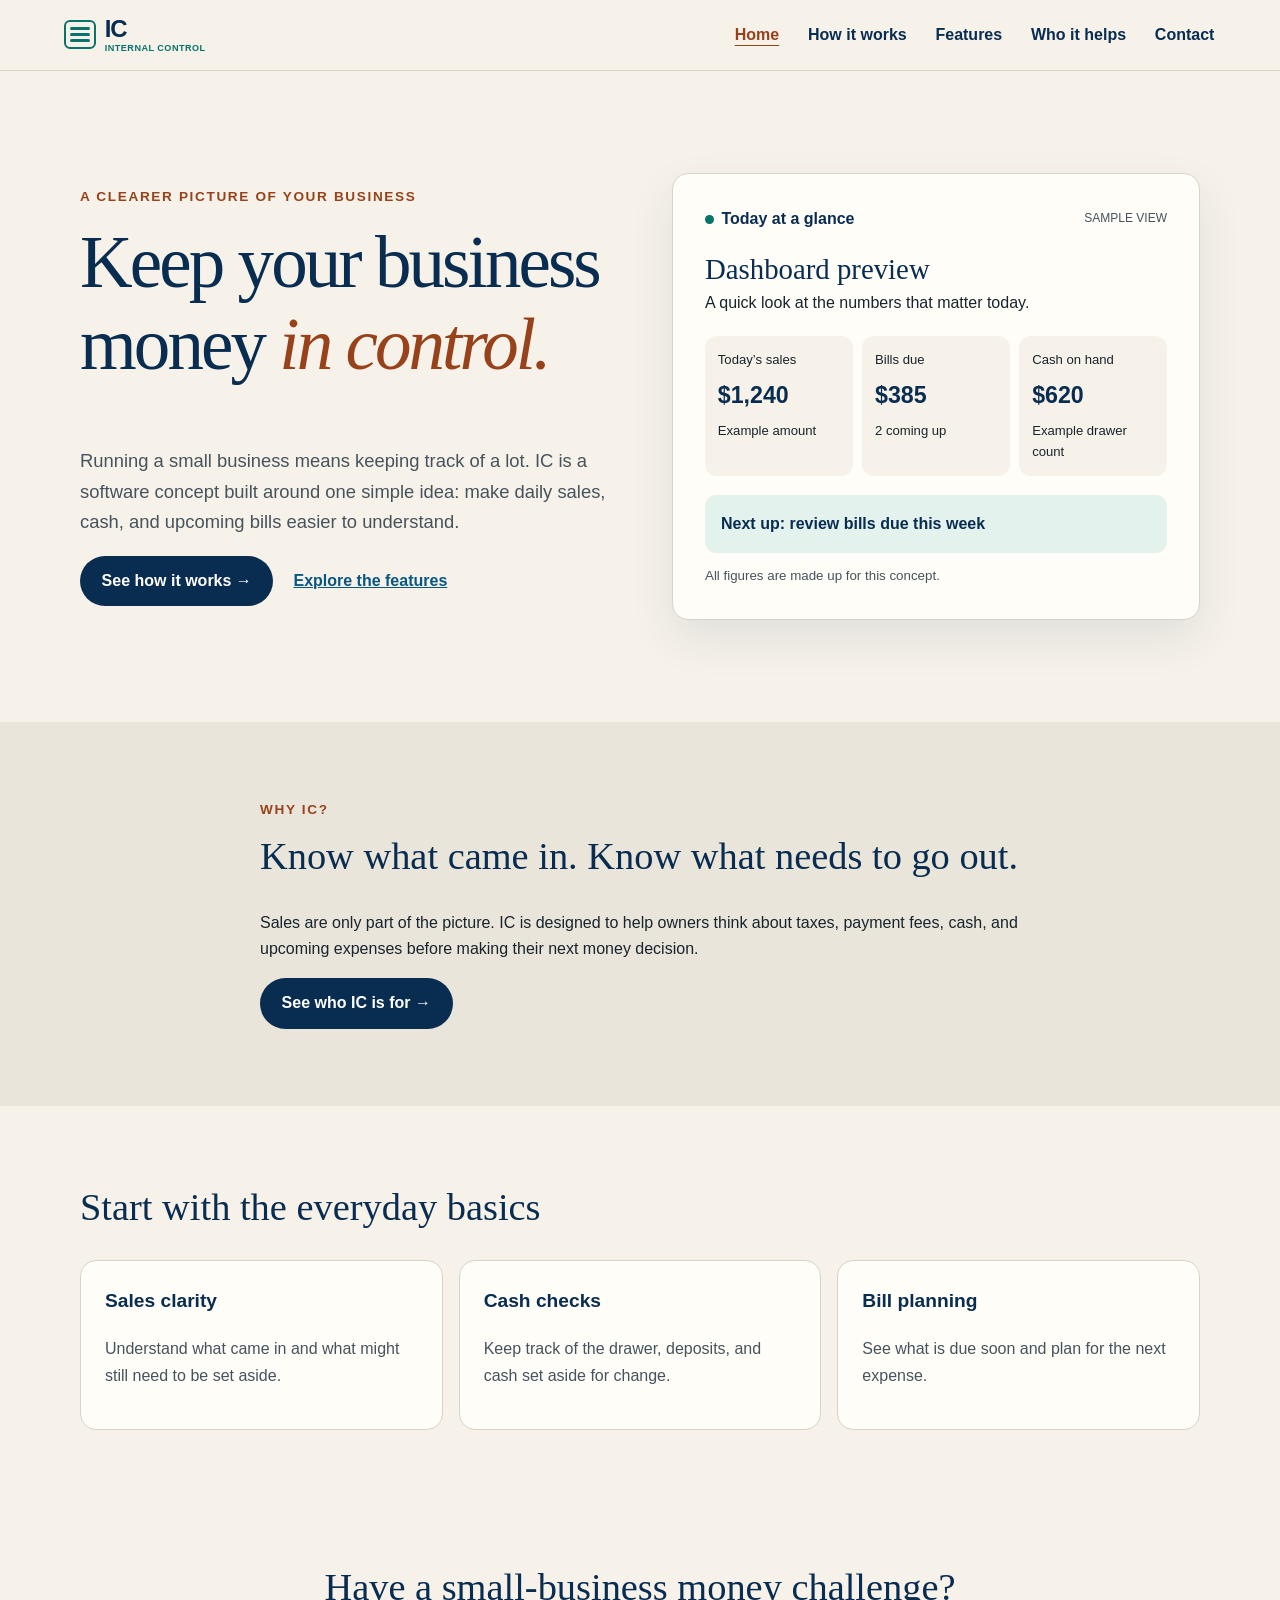
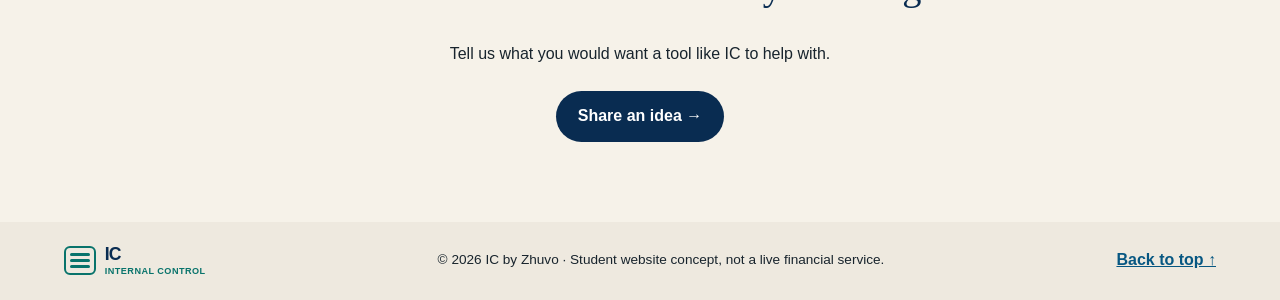
<file: index.html>
<!doctype html><html lang="en"><head><meta charset="utf-8"><meta name="viewport" content="width=device-width, initial-scale=1"><meta name="theme-color" content="#092c51"><title>Small Business Cash Flow &amp; Daily Money Clarity | IC by Zhuvo</title><meta name="description" content="Explore IC by Zhuvo, a concept for helping small businesses organize sales, daily cash, and upcoming bills."><link rel="stylesheet" href="styles.css?v=module5"><script src="script.js?v=module5" defer></script></head><body><a class="skip-link" href="#main">Skip to content</a><header class="site-header"><a class="brand" href="index.html" aria-label="IC Internal Control home"><span class="brand-mark" aria-hidden="true"><span></span><span></span><span></span></span><span class="brand-name">IC<small>INTERNAL CONTROL</small></span></a><button class="menu-toggle" type="button" aria-expanded="false" aria-controls="site-nav" aria-label="Open navigation menu"><span aria-hidden="true">☰</span></button><nav id="site-nav" class="site-nav" aria-label="Main navigation"><a href="index.html" aria-current="page">Home</a><a href="how-it-works.html">How it works</a><a href="features.html">Features</a><a href="who-it-helps.html">Who it helps</a><a href="contact.html">Contact</a></nav></header><main id="main"><section class="hero section-wrap"><div class="hero-copy"><p class="eyebrow">A clearer picture of your business</p><h1>Keep your business money <em>in control.</em></h1><p class="lead">Running a small business means keeping track of a lot. IC is a software concept built around one simple idea: make daily sales, cash, and upcoming bills easier to understand.</p><div class="actions"><a class="button button-primary" href="how-it-works.html">See how it works →</a><a class="text-link" href="features.html">Explore the features</a></div></div><div class="dashboard" role="group" aria-label="Illustrative IC dashboard with sample numbers"><div class="dashboard-top"><strong><span class="status-dot"></span> Today at a glance</strong><span class="tag">SAMPLE VIEW</span></div><h2>Dashboard preview</h2><p>A quick look at the numbers that matter today.</p><div class="metric-grid"><div class="metric"><span>Today’s sales</span><strong>$1,240</strong><small>Example amount</small></div><div class="metric"><span>Bills due</span><strong>$385</strong><small>2 coming up</small></div><div class="metric"><span>Cash on hand</span><strong>$620</strong><small>Example drawer count</small></div></div><div class="dashboard-footer">Next up: review bills due this week</div><small>All figures are made up for this concept.</small></div></section><section class="band"><div class="section-wrap intro"><p class="eyebrow">Why IC?</p><h2>Know what came in. Know what needs to go out.</h2><p>Sales are only part of the picture. IC is designed to help owners think about taxes, payment fees, cash, and upcoming expenses before making their next money decision.</p><a class="button button-primary" href="who-it-helps.html">See who IC is for →</a></div></section><section class="section-wrap section-block"><h2>Start with the everyday basics</h2><div class="card-grid"><article class="card"><h3>Sales clarity</h3><p>Understand what came in and what might still need to be set aside.</p></article><article class="card"><h3>Cash checks</h3><p>Keep track of the drawer, deposits, and cash set aside for change.</p></article><article class="card"><h3>Bill planning</h3><p>See what is due soon and plan for the next expense.</p></article></div></section><section class="section-wrap cta"><h2>Have a small-business money challenge?</h2><p>Tell us what you would want a tool like IC to help with.</p><a class="button button-primary" href="contact.html">Share an idea →</a></section></main><footer class="site-footer"><a class="brand" href="index.html" aria-label="Go to IC homepage"><span class="brand-mark" aria-hidden="true"><span></span><span></span><span></span></span><span class="brand-name">IC<small>INTERNAL CONTROL</small></span></a><p>© <span id="year">2026</span> IC by Zhuvo · Student website concept, not a live financial service.</p><a href="#main">Back to top ↑</a></footer></body></html>
</file>
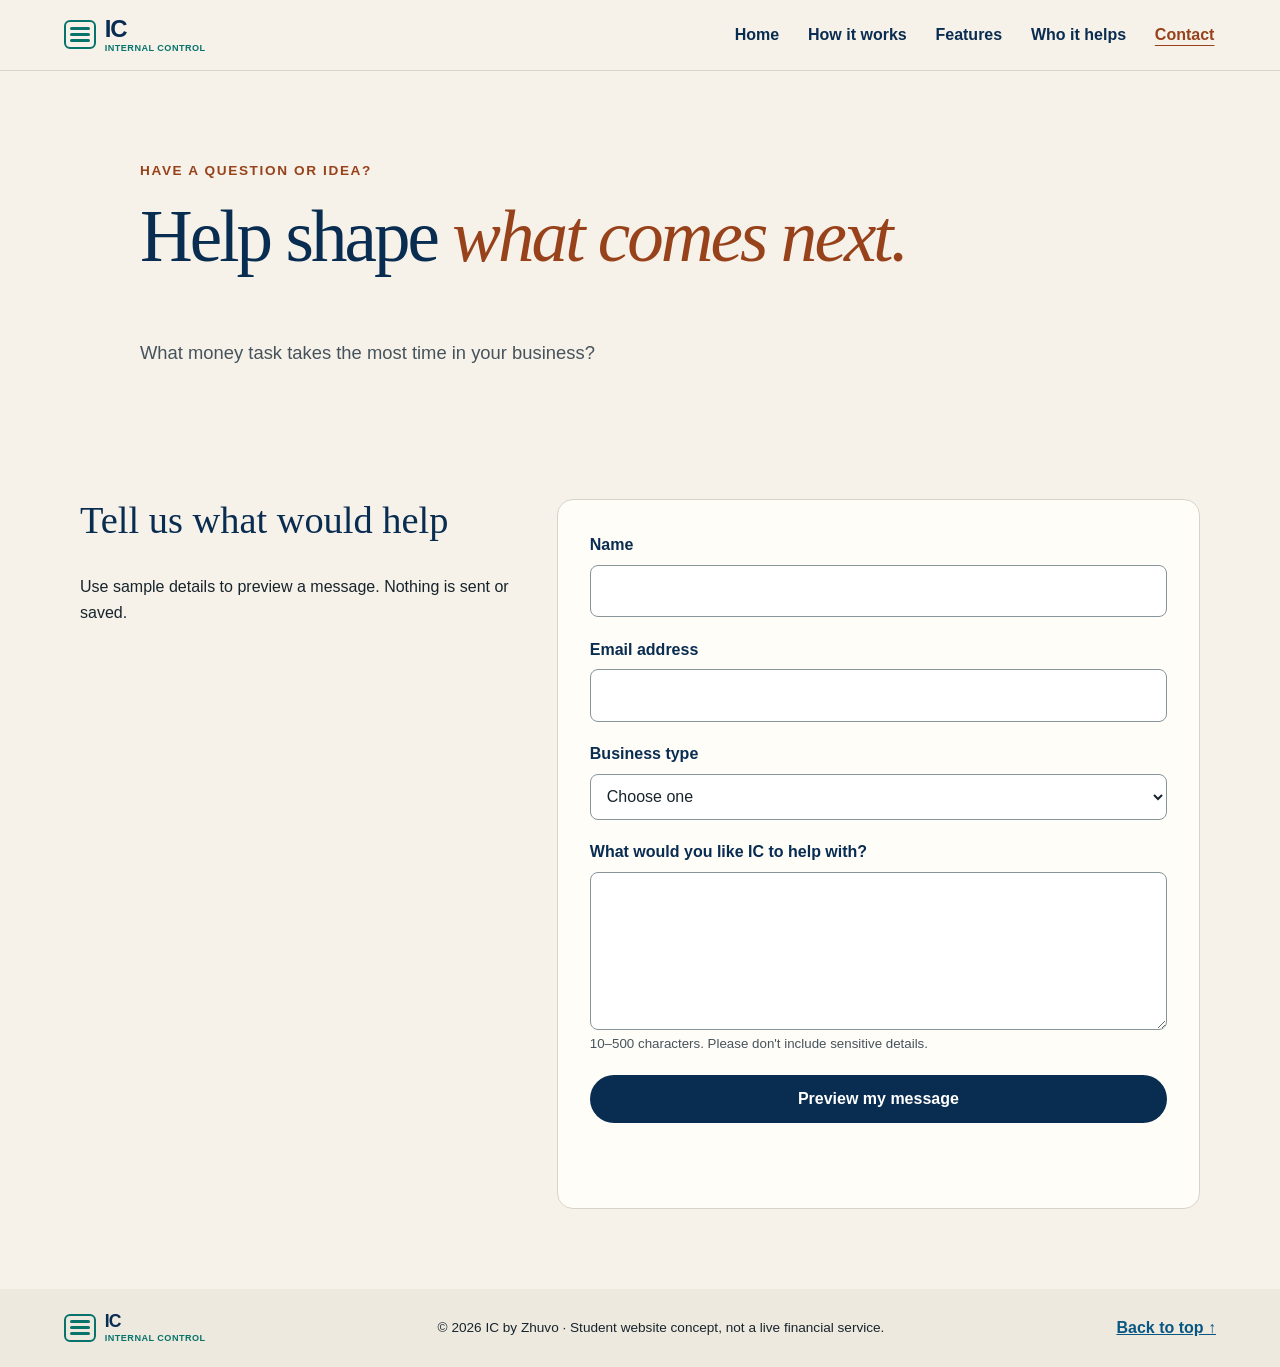
<file: contact.html>
<!doctype html><html lang="en"><head><meta charset="utf-8"><meta name="viewport" content="width=device-width, initial-scale=1"><meta name="theme-color" content="#092c51"><title>Contact and Share Feedback | IC by Zhuvo</title><meta name="description" content="Preview a message to IC by Zhuvo about what would make managing your business finances easier."><link rel="stylesheet" href="styles.css?v=module5"><script src="script.js?v=module5" defer></script></head><body><a class="skip-link" href="#main">Skip to content</a><header class="site-header"><a class="brand" href="index.html" aria-label="IC Internal Control home"><span class="brand-mark" aria-hidden="true"><span></span><span></span><span></span></span><span class="brand-name">IC<small>INTERNAL CONTROL</small></span></a><button class="menu-toggle" type="button" aria-expanded="false" aria-controls="site-nav" aria-label="Open navigation menu"><span aria-hidden="true">☰</span></button><nav id="site-nav" class="site-nav" aria-label="Main navigation"><a href="index.html">Home</a><a href="how-it-works.html">How it works</a><a href="features.html">Features</a><a href="who-it-helps.html">Who it helps</a><a href="contact.html" aria-current="page">Contact</a></nav></header><main id="main"><section class="page-hero section-wrap"><p class="eyebrow">Have a question or idea?</p><h1>Help shape <em>what comes next.</em></h1><p class="lead">What money task takes the most time in your business?</p></section><section class="section-wrap section-block contact-layout"><div><h2>Tell us what would help</h2><p>Use sample details to preview a message. Nothing is sent or saved.</p></div><form id="contact-form" class="contact-form"><div class="form-field"><label for="name">Name</label><input id="name" name="name" type="text" autocomplete="name" minlength="2" maxlength="70" required></div><div class="form-field"><label for="email">Email address</label><input id="email" name="email" type="email" autocomplete="email" required></div><div class="form-field"><label for="business">Business type</label><select id="business" name="business" required><option value="">Choose one</option><option value="café">Café</option><option value="shop">Small shop</option><option value="vendor">Market vendor</option><option value="other">Other</option></select></div><div class="form-field"><label for="message">What would you like IC to help with?</label><textarea id="message" name="message" rows="5" minlength="10" maxlength="500" required></textarea><small>10–500 characters. Please don't include sensitive details.</small></div><button class="button button-primary" type="submit" disabled>Preview my message</button><p id="form-status" class="form-status" role="status" aria-live="polite"></p></form></section></main><footer class="site-footer"><a class="brand" href="index.html" aria-label="Go to IC homepage"><span class="brand-mark" aria-hidden="true"><span></span><span></span><span></span></span><span class="brand-name">IC<small>INTERNAL CONTROL</small></span></a><p>© <span id="year">2026</span> IC by Zhuvo · Student website concept, not a live financial service.</p><a href="#main">Back to top ↑</a></footer></body></html>
</file>
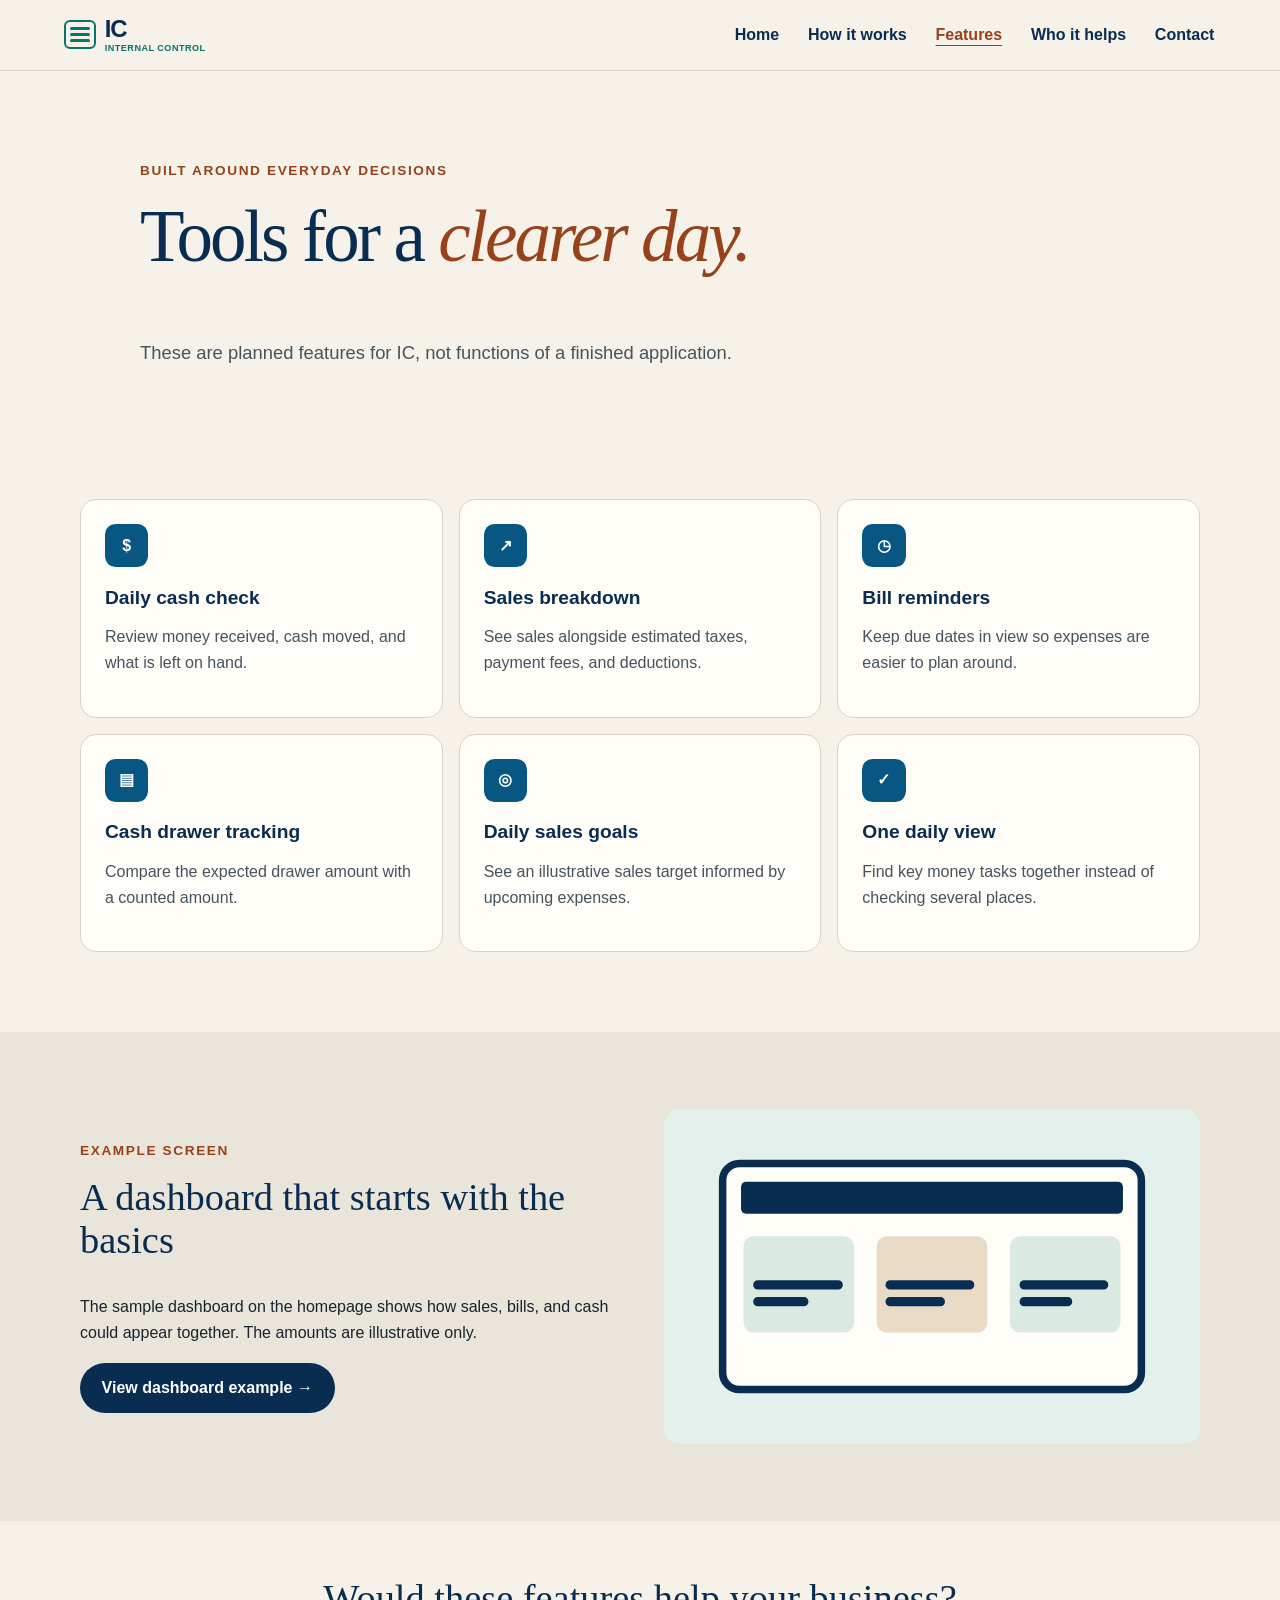
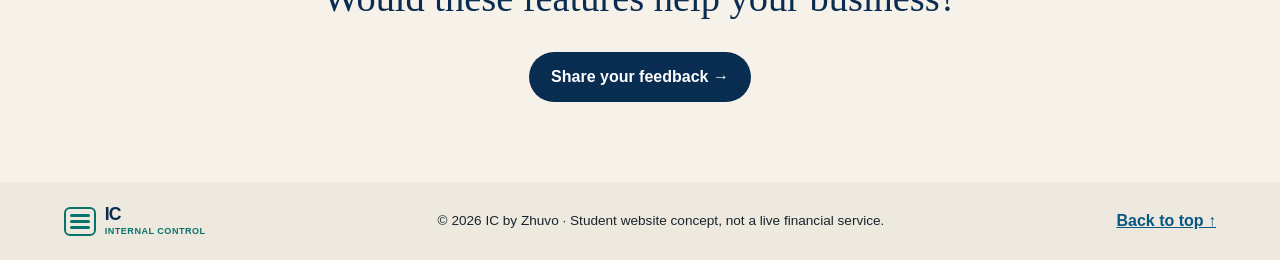
<file: features.html>
<!doctype html><html lang="en"><head><meta charset="utf-8"><meta name="viewport" content="width=device-width, initial-scale=1"><meta name="theme-color" content="#092c51"><title>Proposed Features and Dashboard | IC by Zhuvo</title><meta name="description" content="Preview IC by Zhuvo features including daily cash checks, sales breakdowns, cash drawer tracking, and bill reminders."><link rel="stylesheet" href="styles.css?v=module5"><script src="script.js?v=module5" defer></script></head><body><a class="skip-link" href="#main">Skip to content</a><header class="site-header"><a class="brand" href="index.html" aria-label="IC Internal Control home"><span class="brand-mark" aria-hidden="true"><span></span><span></span><span></span></span><span class="brand-name">IC<small>INTERNAL CONTROL</small></span></a><button class="menu-toggle" type="button" aria-expanded="false" aria-controls="site-nav" aria-label="Open navigation menu"><span aria-hidden="true">☰</span></button><nav id="site-nav" class="site-nav" aria-label="Main navigation"><a href="index.html">Home</a><a href="how-it-works.html">How it works</a><a href="features.html" aria-current="page">Features</a><a href="who-it-helps.html">Who it helps</a><a href="contact.html">Contact</a></nav></header><main id="main"><section class="page-hero section-wrap"><p class="eyebrow">Built around everyday decisions</p><h1>Tools for a <em>clearer day.</em></h1><p class="lead">These are planned features for IC, not functions of a finished application.</p></section><div class="section-wrap section-block"><div class="card-grid"><article class="card"><span class="feature-icon">$</span><h2>Daily cash check</h2><p>Review money received, cash moved, and what is left on hand.</p></article><article class="card"><span class="feature-icon">↗</span><h2>Sales breakdown</h2><p>See sales alongside estimated taxes, payment fees, and deductions.</p></article><article class="card"><span class="feature-icon">◷</span><h2>Bill reminders</h2><p>Keep due dates in view so expenses are easier to plan around.</p></article><article class="card"><span class="feature-icon">▤</span><h2>Cash drawer tracking</h2><p>Compare the expected drawer amount with a counted amount.</p></article><article class="card"><span class="feature-icon">◎</span><h2>Daily sales goals</h2><p>See an illustrative sales target informed by upcoming expenses.</p></article><article class="card"><span class="feature-icon">✓</span><h2>One daily view</h2><p>Find key money tasks together instead of checking several places.</p></article></div></div><section class="band"><div class="section-wrap split"><div><p class="eyebrow">Example screen</p><h2>A dashboard that starts with the basics</h2><p>The sample dashboard on the homepage shows how sales, bills, and cash could appear together. The amounts are illustrative only.</p><a class="button button-primary" href="index.html">View dashboard example →</a></div><img class="illustration" src="dashboard.svg" alt="Illustrated example dashboard with separate cards for sales, bills, and cash" width="720" height="480"></div></section><section class="section-wrap cta"><h2>Would these features help your business?</h2><a class="button button-primary" href="contact.html">Share your feedback →</a></section></main><footer class="site-footer"><a class="brand" href="index.html" aria-label="Go to IC homepage"><span class="brand-mark" aria-hidden="true"><span></span><span></span><span></span></span><span class="brand-name">IC<small>INTERNAL CONTROL</small></span></a><p>© <span id="year">2026</span> IC by Zhuvo · Student website concept, not a live financial service.</p><a href="#main">Back to top ↑</a></footer></body></html>
</file>
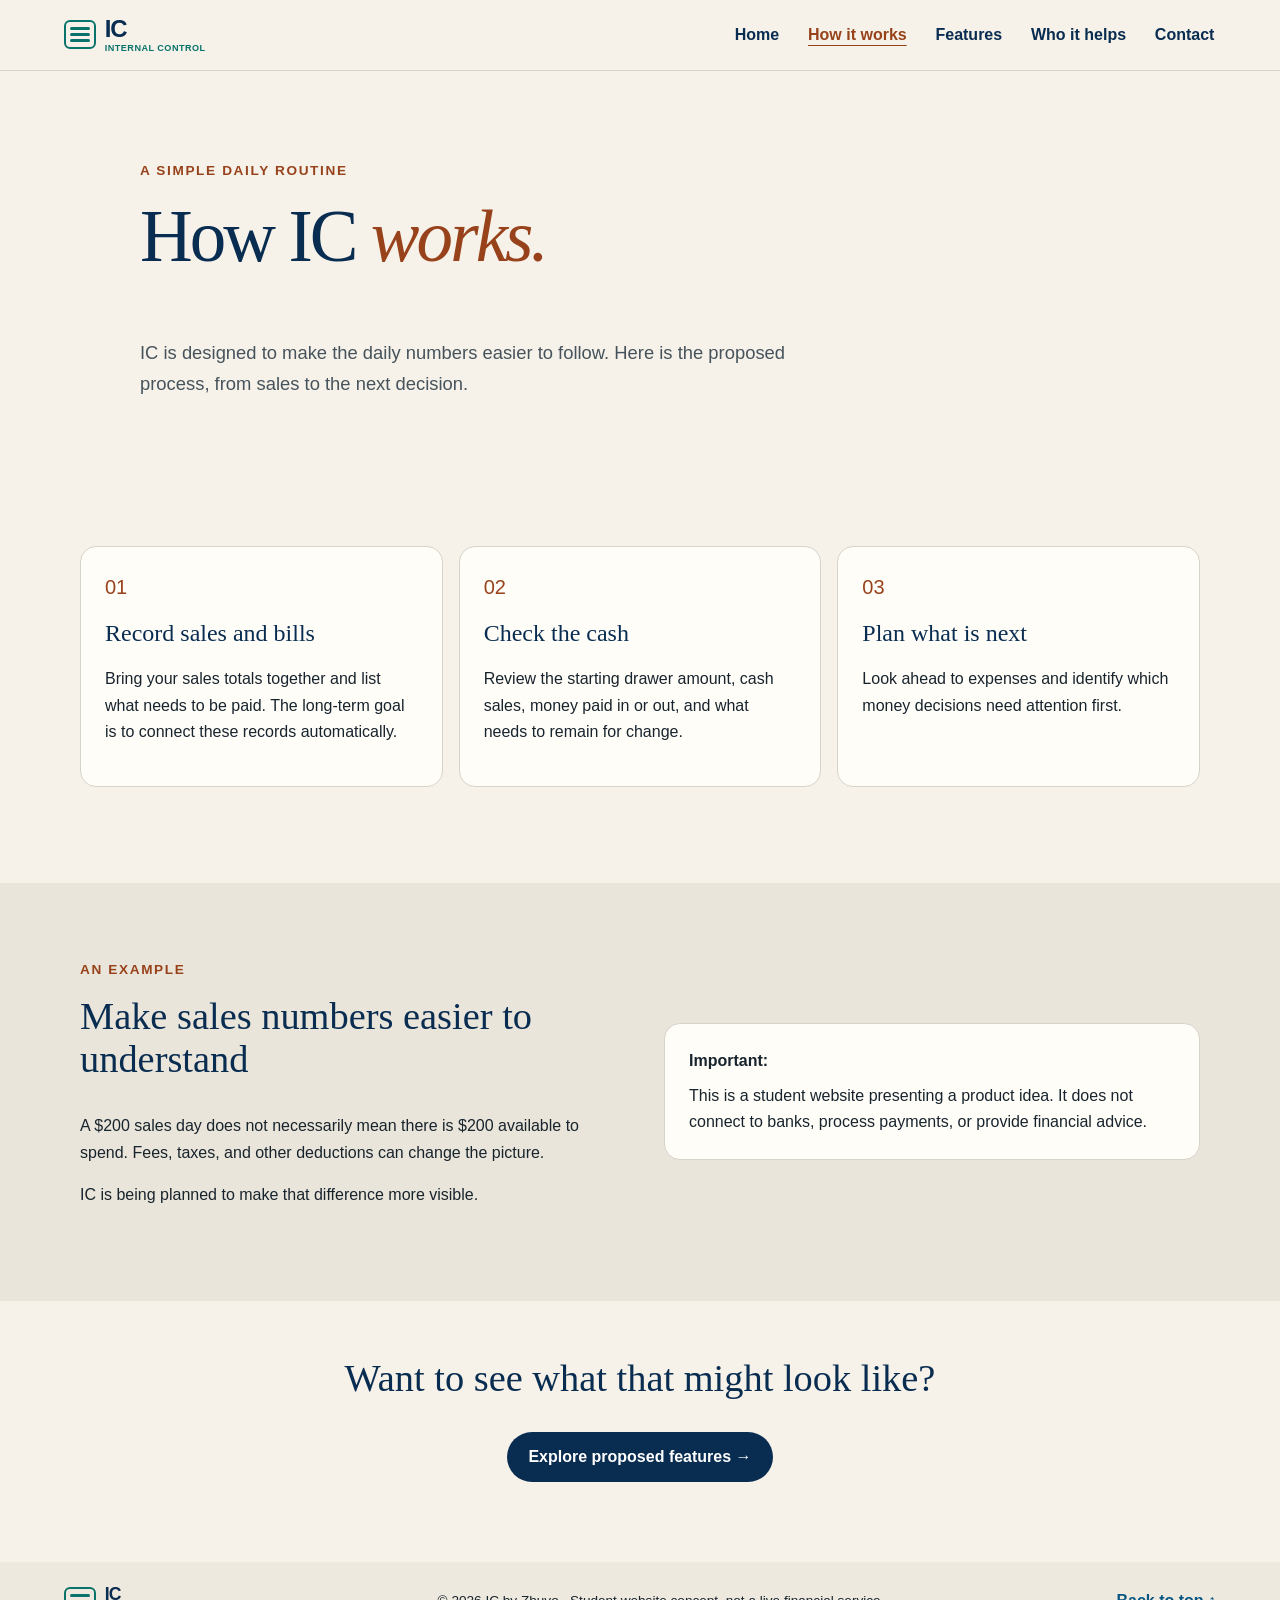
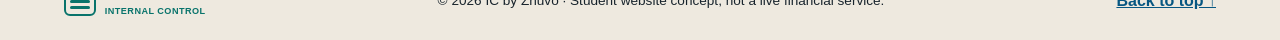
<file: how-it-works.html>
<!doctype html><html lang="en"><head><meta charset="utf-8"><meta name="viewport" content="width=device-width, initial-scale=1"><meta name="theme-color" content="#092c51"><title>How It Works | IC by Zhuvo</title><meta name="description" content="Learn how the IC by Zhuvo concept could organize small-business sales, cash drawer checks, and upcoming bill reminders."><link rel="stylesheet" href="styles.css?v=module5"><script src="script.js?v=module5" defer></script></head><body><a class="skip-link" href="#main">Skip to content</a><header class="site-header"><a class="brand" href="index.html" aria-label="IC Internal Control home"><span class="brand-mark" aria-hidden="true"><span></span><span></span><span></span></span><span class="brand-name">IC<small>INTERNAL CONTROL</small></span></a><button class="menu-toggle" type="button" aria-expanded="false" aria-controls="site-nav" aria-label="Open navigation menu"><span aria-hidden="true">☰</span></button><nav id="site-nav" class="site-nav" aria-label="Main navigation"><a href="index.html">Home</a><a href="how-it-works.html" aria-current="page">How it works</a><a href="features.html">Features</a><a href="who-it-helps.html">Who it helps</a><a href="contact.html">Contact</a></nav></header><main id="main"><section class="page-hero section-wrap"><p class="eyebrow">A simple daily routine</p><h1>How IC <em>works.</em></h1><p class="lead">IC is designed to make the daily numbers easier to follow. Here is the proposed process, from sales to the next decision.</p></section><section class="section-wrap section-block"><ol class="steps"><li><span class="step-number">01</span><h2>Record sales and bills</h2><p>Bring your sales totals together and list what needs to be paid. The long-term goal is to connect these records automatically.</p></li><li><span class="step-number">02</span><h2>Check the cash</h2><p>Review the starting drawer amount, cash sales, money paid in or out, and what needs to remain for change.</p></li><li><span class="step-number">03</span><h2>Plan what is next</h2><p>Look ahead to expenses and identify which money decisions need attention first.</p></li></ol></section><section class="band"><div class="section-wrap split"><div><p class="eyebrow">An example</p><h2>Make sales numbers easier to understand</h2><p>A $200 sales day does not necessarily mean there is $200 available to spend. Fees, taxes, and other deductions can change the picture.</p><p>IC is being planned to make that difference more visible.</p></div><div class="info-note"><strong>Important:</strong><p>This is a student website presenting a product idea. It does not connect to banks, process payments, or provide financial advice.</p></div></div></section><section class="section-wrap cta"><h2>Want to see what that might look like?</h2><a class="button button-primary" href="features.html">Explore proposed features →</a></section></main><footer class="site-footer"><a class="brand" href="index.html" aria-label="Go to IC homepage"><span class="brand-mark" aria-hidden="true"><span></span><span></span><span></span></span><span class="brand-name">IC<small>INTERNAL CONTROL</small></span></a><p>© <span id="year">2026</span> IC by Zhuvo · Student website concept, not a live financial service.</p><a href="#main">Back to top ↑</a></footer></body></html>
</file>
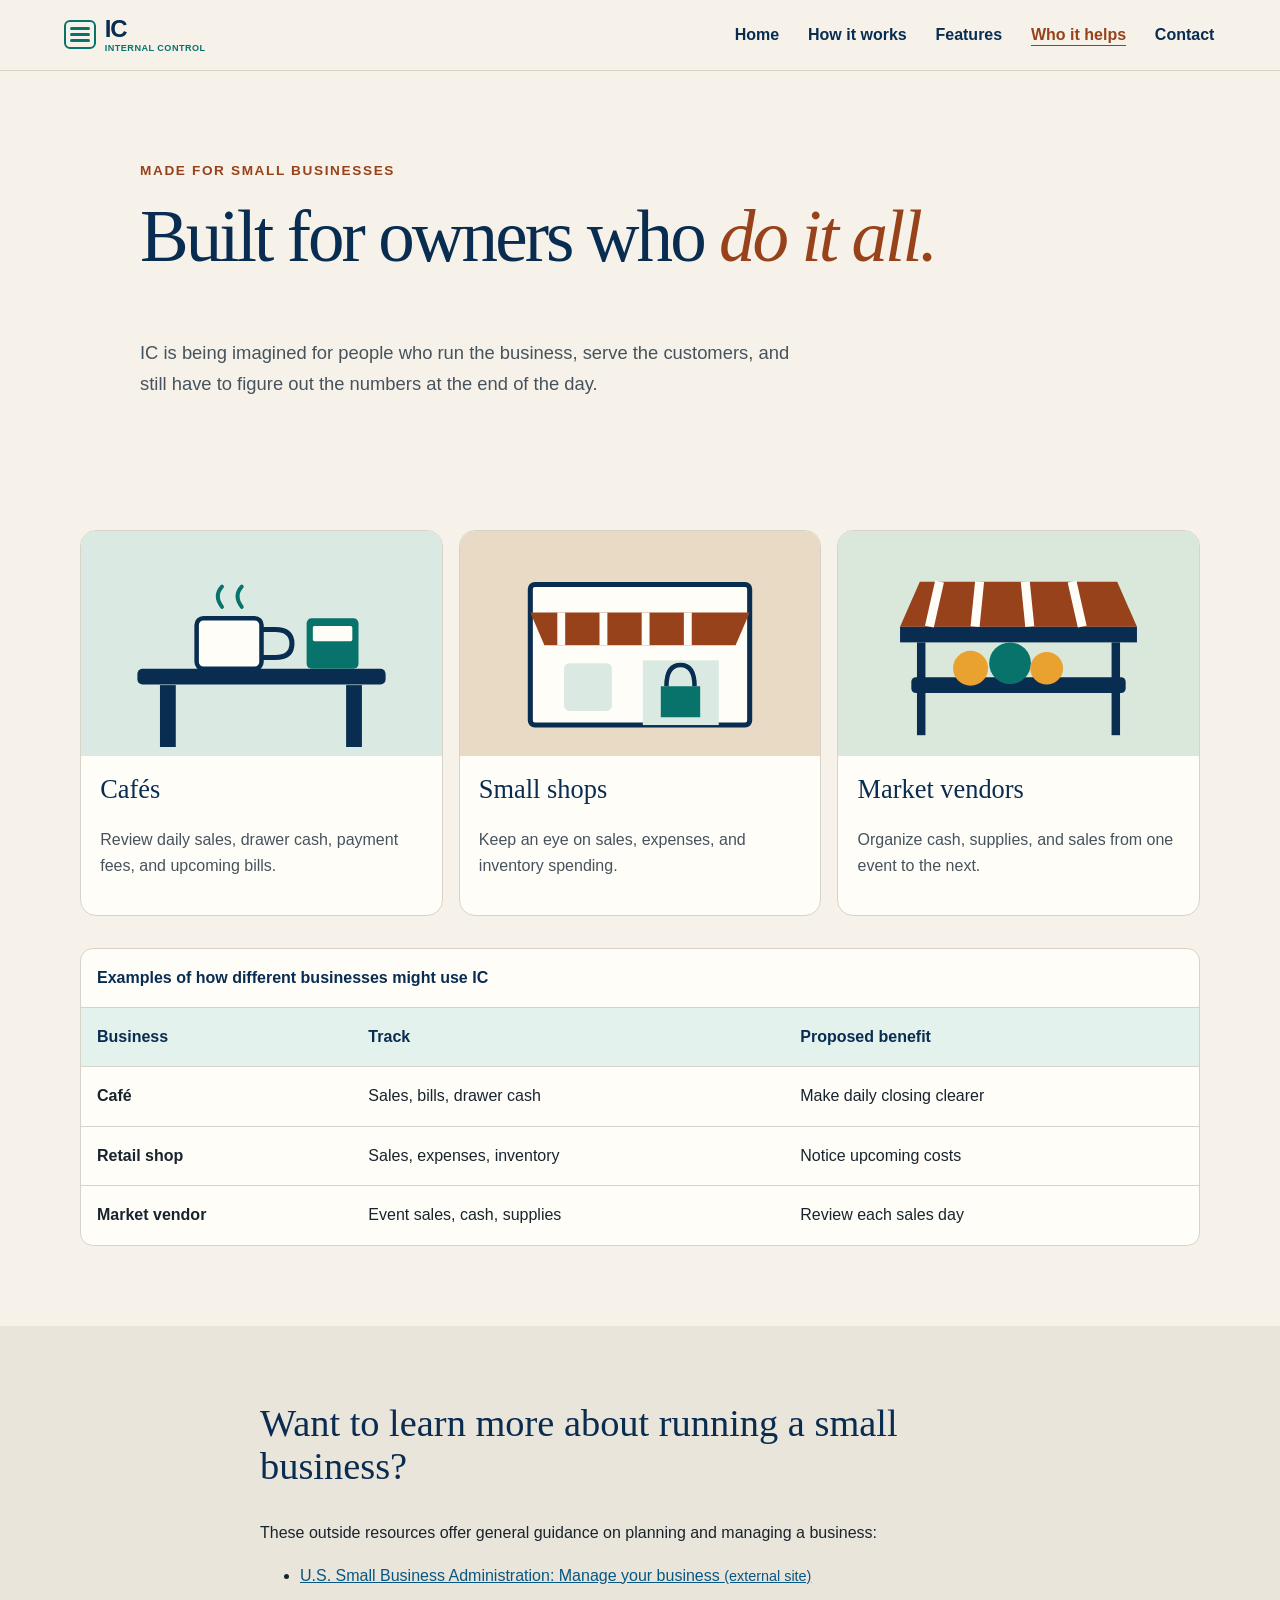
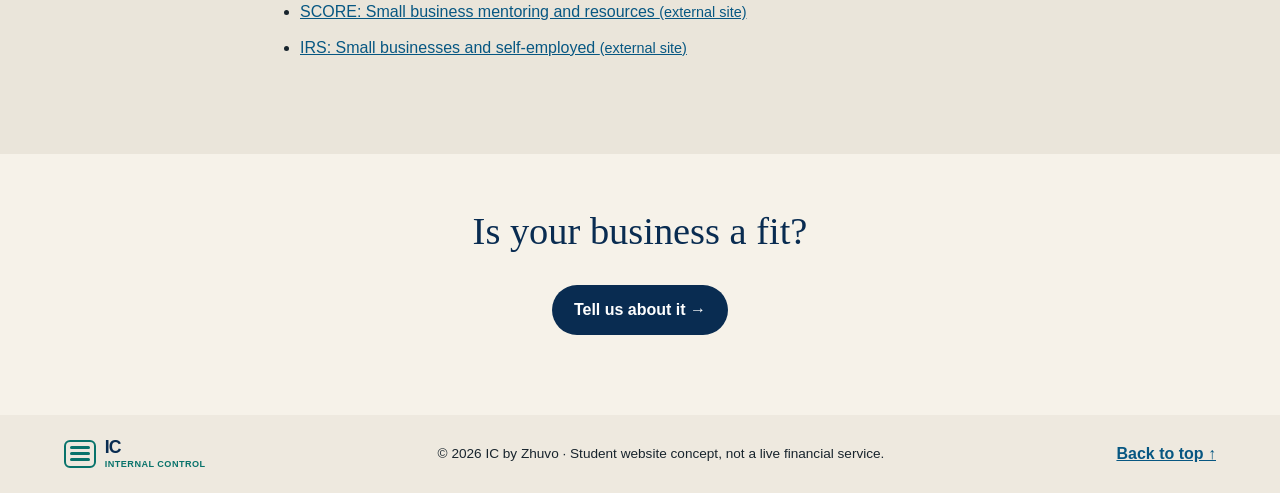
<file: who-it-helps.html>
<!doctype html><html lang="en"><head><meta charset="utf-8"><meta name="viewport" content="width=device-width, initial-scale=1"><meta name="theme-color" content="#092c51"><title>Who It Helps | IC by Zhuvo</title><meta name="description" content="See how the IC by Zhuvo concept could help cafés, small retail shops, and market vendors organize their daily finances."><link rel="stylesheet" href="styles.css?v=module5"><script src="script.js?v=module5" defer></script></head><body><a class="skip-link" href="#main">Skip to content</a><header class="site-header"><a class="brand" href="index.html" aria-label="IC Internal Control home"><span class="brand-mark" aria-hidden="true"><span></span><span></span><span></span></span><span class="brand-name">IC<small>INTERNAL CONTROL</small></span></a><button class="menu-toggle" type="button" aria-expanded="false" aria-controls="site-nav" aria-label="Open navigation menu"><span aria-hidden="true">☰</span></button><nav id="site-nav" class="site-nav" aria-label="Main navigation"><a href="index.html">Home</a><a href="how-it-works.html">How it works</a><a href="features.html">Features</a><a href="who-it-helps.html" aria-current="page">Who it helps</a><a href="contact.html">Contact</a></nav></header><main id="main"><section class="page-hero section-wrap"><p class="eyebrow">Made for small businesses</p><h1>Built for owners who <em>do it all.</em></h1><p class="lead">IC is being imagined for people who run the business, serve the customers, and still have to figure out the numbers at the end of the day.</p></section><div class="section-wrap section-block"><div class="audience-grid"><article class="audience-card"><img src="cafe.svg" alt="Illustration of a small café counter with a coffee cup and register" width="640" height="400"><div><h2>Cafés</h2><p>Review daily sales, drawer cash, payment fees, and upcoming bills.</p></div></article><article class="audience-card"><img src="shop.svg" alt="Illustration of a small retail store with shopping bags and shelves" width="640" height="400"><div><h2>Small shops</h2><p>Keep an eye on sales, expenses, and inventory spending.</p></div></article><article class="audience-card"><img src="market.svg" alt="Illustration of an outdoor market booth with an awning and produce" width="640" height="400"><div><h2>Market vendors</h2><p>Organize cash, supplies, and sales from one event to the next.</p></div></article></div><div class="table-wrap"><table><caption>Examples of how different businesses might use IC</caption><thead><tr><th scope="col">Business</th><th scope="col">Track</th><th scope="col">Proposed benefit</th></tr></thead><tbody><tr><th scope="row">Café</th><td>Sales, bills, drawer cash</td><td>Make daily closing clearer</td></tr><tr><th scope="row">Retail shop</th><td>Sales, expenses, inventory</td><td>Notice upcoming costs</td></tr><tr><th scope="row">Market vendor</th><td>Event sales, cash, supplies</td><td>Review each sales day</td></tr></tbody></table></div></div><section class="band"><div class="section-wrap intro"><h2>Want to learn more about running a small business?</h2><p>These outside resources offer general guidance on planning and managing a business:</p><ul class="resource-links"><li><a href="https://www.sba.gov/business-guide/manage-your-business" target="_blank" rel="noopener noreferrer">U.S. Small Business Administration: Manage your business <span class="external-note">(external site)</span></a></li><li><a href="https://www.score.org/" target="_blank" rel="noopener noreferrer">SCORE: Small business mentoring and resources <span class="external-note">(external site)</span></a></li><li><a href="https://www.irs.gov/businesses/small-businesses-self-employed" target="_blank" rel="noopener noreferrer">IRS: Small businesses and self-employed <span class="external-note">(external site)</span></a></li></ul></div></section><section class="section-wrap cta"><h2>Is your business a fit?</h2><a class="button button-primary" href="contact.html">Tell us about it →</a></section></main><footer class="site-footer"><a class="brand" href="index.html" aria-label="Go to IC homepage"><span class="brand-mark" aria-hidden="true"><span></span><span></span><span></span></span><span class="brand-name">IC<small>INTERNAL CONTROL</small></span></a><p>© <span id="year">2026</span> IC by Zhuvo · Student website concept, not a live financial service.</p><a href="#main">Back to top ↑</a></footer></body></html>
</file>
<file: styles.css>
:root{--cream:#f6f2e9;--paper:#fffdf8;--navy:#092c51;--blue:#075782;--teal:#08736b;--rust:#97421b;--ink:#18242d;--muted:#46535c;--line:#d8d3c9;font-family:Arial,Helvetica,sans-serif;scroll-behavior:smooth}*{box-sizing:border-box}body{margin:0;color:var(--ink);background:var(--cream);line-height:1.65;font-size:16px}a{color:var(--blue)}a:focus-visible,button:focus-visible,input:focus-visible,textarea:focus-visible,select:focus-visible{outline:3px solid var(--teal);outline-offset:3px}.skip-link{position:absolute;top:-6rem;left:1rem;z-index:30;padding:.8rem 1rem;background:var(--navy);color:white}.skip-link:focus{top:1rem}.site-header{position:sticky;top:0;z-index:20;display:flex;align-items:center;justify-content:space-between;gap:2rem;padding:1rem max(5vw,1.2rem);background:#f6f2e9f5;border-bottom:1px solid var(--line)}.brand{display:flex;align-items:center;gap:.55rem;text-decoration:none;color:var(--navy)}.brand-mark{display:flex;flex-direction:column;justify-content:center;gap:3px;width:2rem;height:1.8rem;padding:.25rem;border:2px solid var(--teal);border-radius:6px}.brand-mark span{height:3px;background:var(--teal);border-radius:2px}.brand-name{font-size:1.5rem;font-weight:800;line-height:1;letter-spacing:-.05em}.brand-name small{display:block;margin-top:.2rem;color:var(--teal);font-size:.57rem;letter-spacing:.05em}.site-nav{display:flex;align-items:center;gap:clamp(.8rem,2vw,1.8rem)}.site-nav a{padding:.35rem .1rem;color:var(--navy);font-weight:700;text-decoration:none}.site-nav a:hover,.site-nav a[aria-current=page]{color:var(--rust);text-decoration:underline;text-underline-offset:5px}.menu-toggle{display:none;min-width:48px;min-height:48px;font-size:1.6rem;background:transparent;border:0;color:var(--navy);cursor:pointer}.section-wrap{width:min(1120px,90%);margin:auto}.hero{display:grid;grid-template-columns:1fr 1fr;align-items:center;gap:clamp(2rem,5vw,5rem);padding-block:clamp(4rem,8vw,7rem)}.page-hero{padding-block:clamp(3.8rem,7vw,6rem) 2rem;max-width:1000px}.eyebrow{color:var(--rust);font-size:.85rem;font-weight:800;letter-spacing:.12em;text-transform:uppercase}h1,h2,h3,p{margin-top:0}h1,h2{color:var(--navy);font-family:Georgia,'Times New Roman',serif;font-weight:500;line-height:1.12}h1{font-size:clamp(2.8rem,5.7vw,5.4rem);letter-spacing:-.04em}h1 em{color:var(--rust);font-weight:400}h2{font-size:clamp(1.9rem,3vw,2.65rem)}h3{color:var(--navy);font-size:1.2rem}.lead{font-size:1.15rem;max-width:42rem;color:var(--muted)}.actions{display:flex;align-items:center;flex-wrap:wrap;gap:1.25rem}.button{display:inline-flex;align-items:center;justify-content:center;min-height:48px;padding:.75rem 1.35rem;border:0;border-radius:99px;font-size:1rem;font-weight:700;text-decoration:none;cursor:pointer}.button-primary{background:var(--navy);color:#fff}.button-primary:hover{background:var(--blue)}.text-link{font-weight:700}.dashboard,.card,.audience-card,.info-note,.contact-form{background:var(--paper);border:1px solid var(--line);border-radius:1rem}.dashboard{padding:clamp(1.1rem,3vw,2rem);box-shadow:0 18px 45px #092c5117}.dashboard h2{margin:1.3rem 0 .3rem;font-size:1.8rem}.dashboard-top{display:flex;justify-content:space-between;gap:1rem;align-items:center;color:var(--navy)}.status-dot{display:inline-block;width:.55rem;height:.55rem;margin-right:.2rem;background:var(--teal);border-radius:50%}.tag{font-size:.75rem;color:var(--muted)}.metric-grid{display:grid;grid-template-columns:repeat(3,1fr);gap:.6rem;margin:1.2rem 0}.metric{display:flex;flex-direction:column;gap:.35rem;padding:.8rem;background:var(--cream);border-radius:.75rem}.metric span,.metric small{font-size:.82rem}.metric strong{font-size:clamp(1.1rem,2vw,1.45rem);color:var(--navy)}.dashboard-footer{padding:1rem;background:#e3f2ed;border-radius:.7rem;color:var(--navy);font-weight:700}.dashboard>small{display:block;margin-top:.7rem;color:var(--muted)}.section-block{padding-block:clamp(3.5rem,7vw,5rem)}.band{background:#eae5da;padding-block:clamp(3.2rem,6vw,5rem)}.intro{max-width:760px}.card-grid,.audience-grid{display:grid;grid-template-columns:repeat(3,1fr);gap:1rem}.card{padding:1.5rem}.card h2{font-family:Arial,Helvetica,sans-serif;font-size:1.2rem;font-weight:700}.card p,.audience-card p{color:var(--muted)}.feature-icon{display:grid;place-items:center;width:2.7rem;height:2.7rem;margin-bottom:1.2rem;background:var(--blue);color:#fff;border-radius:.65rem;font-weight:700}.steps{display:grid;grid-template-columns:repeat(3,1fr);gap:1rem;padding:0;list-style:none}.steps li{padding:1.5rem;background:var(--paper);border:1px solid var(--line);border-radius:1rem}.step-number{color:var(--rust);font-size:1.25rem}.steps h2{margin-top:1rem;font-size:1.5rem}.split{display:grid;grid-template-columns:1fr 1fr;gap:3rem;align-items:center}.info-note{padding:1.5rem}.info-note p{margin:.5rem 0 0}.illustration{width:100%;height:auto;border-radius:1rem}.audience-card{overflow:hidden}.audience-card img{display:block;width:100%;height:auto;aspect-ratio:8/5;object-fit:cover}.audience-card>div{padding:1.2rem}.audience-card h2{font-size:1.65rem}.table-wrap{overflow-x:auto;margin-top:2rem;background:var(--paper);border:1px solid var(--line);border-radius:.8rem}table{width:100%;border-collapse:collapse;text-align:left}caption{padding:1rem;text-align:left;font-weight:700;color:var(--navy)}td,th{padding:1rem;border-top:1px solid var(--line)}thead th{background:#e3f2ed;color:var(--navy)}.resource-links li{margin-block:.6rem}.external-note{font-size:.9rem}.cta{padding-block:3.5rem 5rem;text-align:center}.cta p{max-width:35rem;margin:0 auto 1.5rem}.contact-layout{display:grid;grid-template-columns:.8fr 1.2fr;gap:3rem}.contact-form{padding:clamp(1.2rem,3vw,2rem)}.form-field{margin-bottom:1.2rem}.form-field label{display:block;margin-bottom:.4rem;font-weight:700;color:var(--navy)}.form-field input,.form-field textarea,.form-field select{display:block;width:100%;min-height:46px;padding:.75rem;border:1px solid #87949a;border-radius:.5rem;font:inherit;color:var(--ink);background:#fff}.form-field small{color:var(--muted)}.contact-form button{width:100%}.form-status{font-weight:700;color:var(--navy);min-height:1.5rem;margin-top:.8rem}.site-footer{display:flex;align-items:center;justify-content:space-between;gap:1rem;padding:1.5rem 5%;background:#eee9df}.site-footer p{margin:0;text-align:center;font-size:.85rem}.site-footer a{font-weight:700}.site-footer .brand-name{font-size:1.1rem}@media(max-width:800px){.site-header{padding:.6rem 5%}.menu-toggle{display:block}.site-nav{display:none;position:absolute;top:100%;left:0;right:0;flex-direction:column;align-items:stretch;gap:0;padding:.5rem 5% 1rem;background:var(--cream);border-bottom:1px solid var(--line)}.site-nav.is-open{display:flex}.site-nav a{display:flex;align-items:center;min-height:48px}.hero,.split,.contact-layout{grid-template-columns:1fr}.card-grid,.audience-grid,.steps{grid-template-columns:1fr}.site-footer{flex-direction:column;text-align:center}}@media(max-width:440px){.metric-grid{grid-template-columns:1fr}.metric{gap:.1rem}.page-hero{padding-top:3rem}td,th{padding:.65rem;font-size:.9rem}}@media(prefers-reduced-motion:reduce){:root{scroll-behavior:auto}}
</file>
